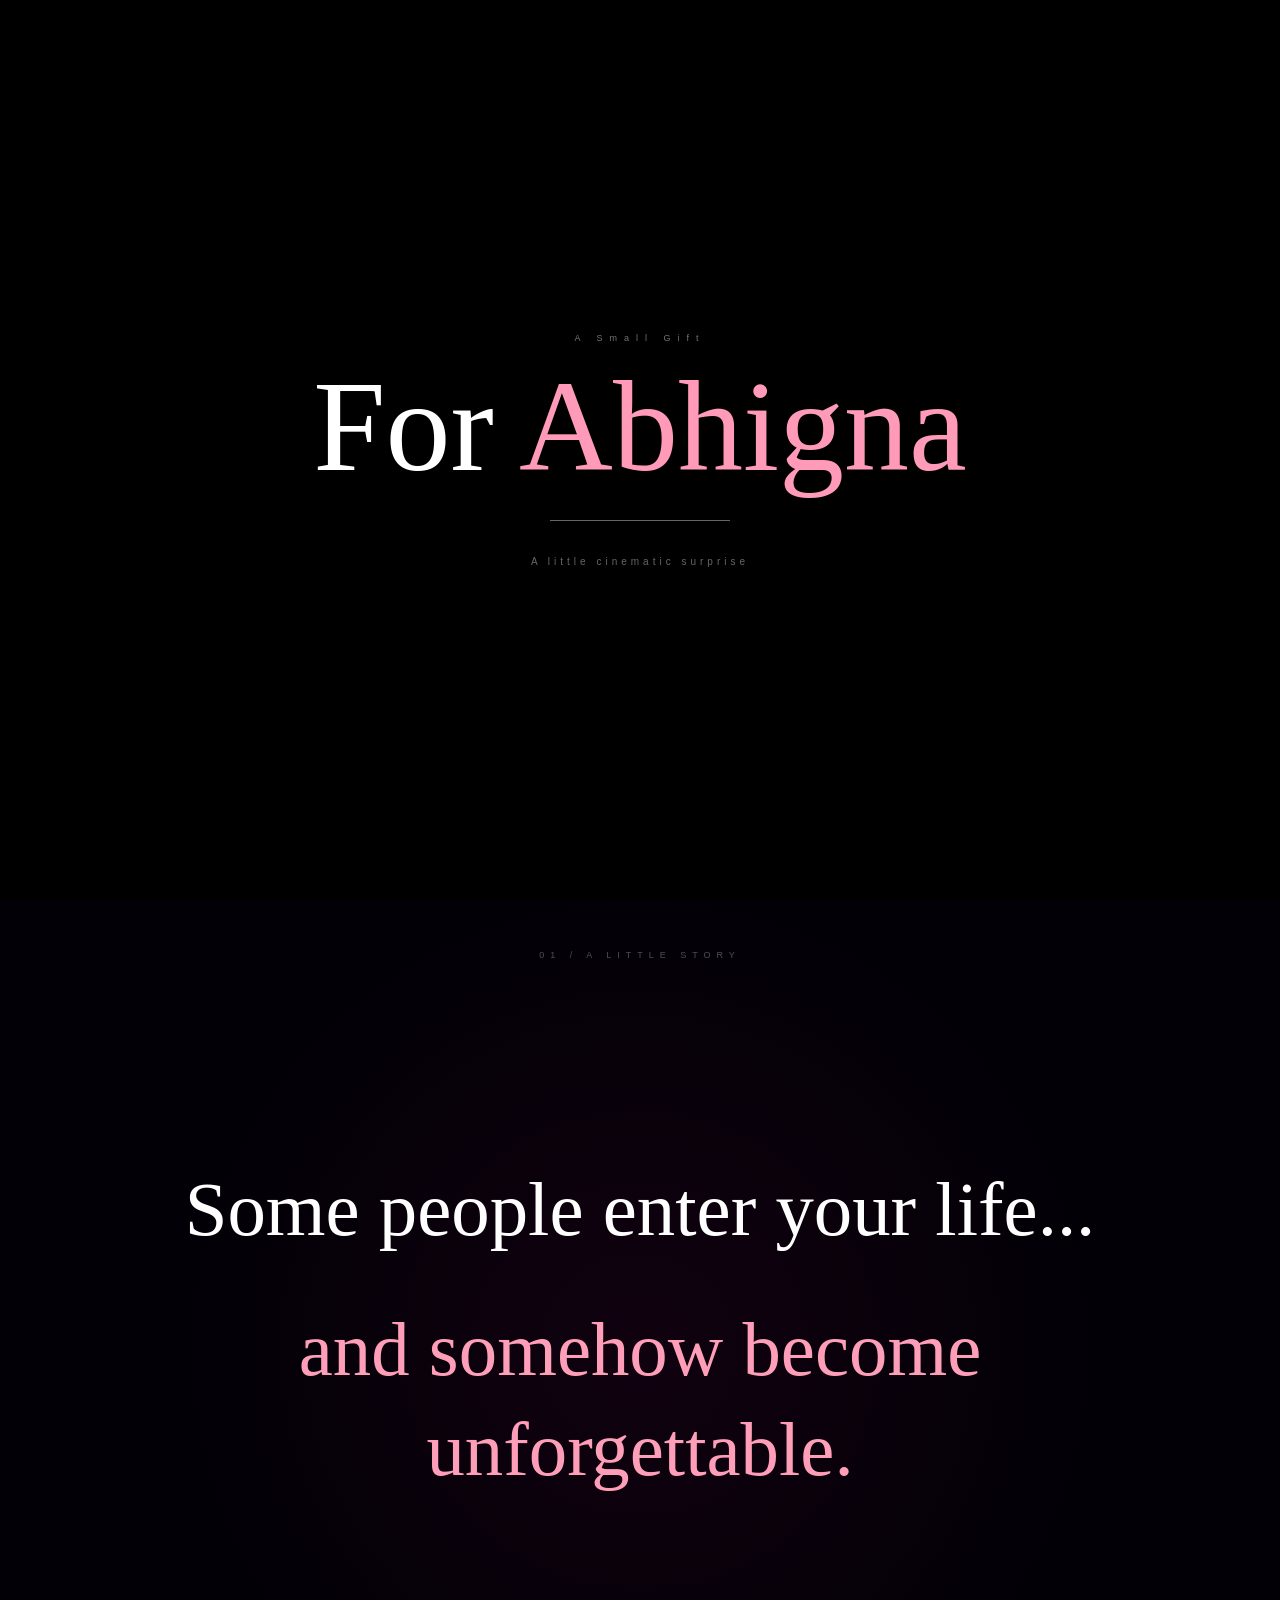
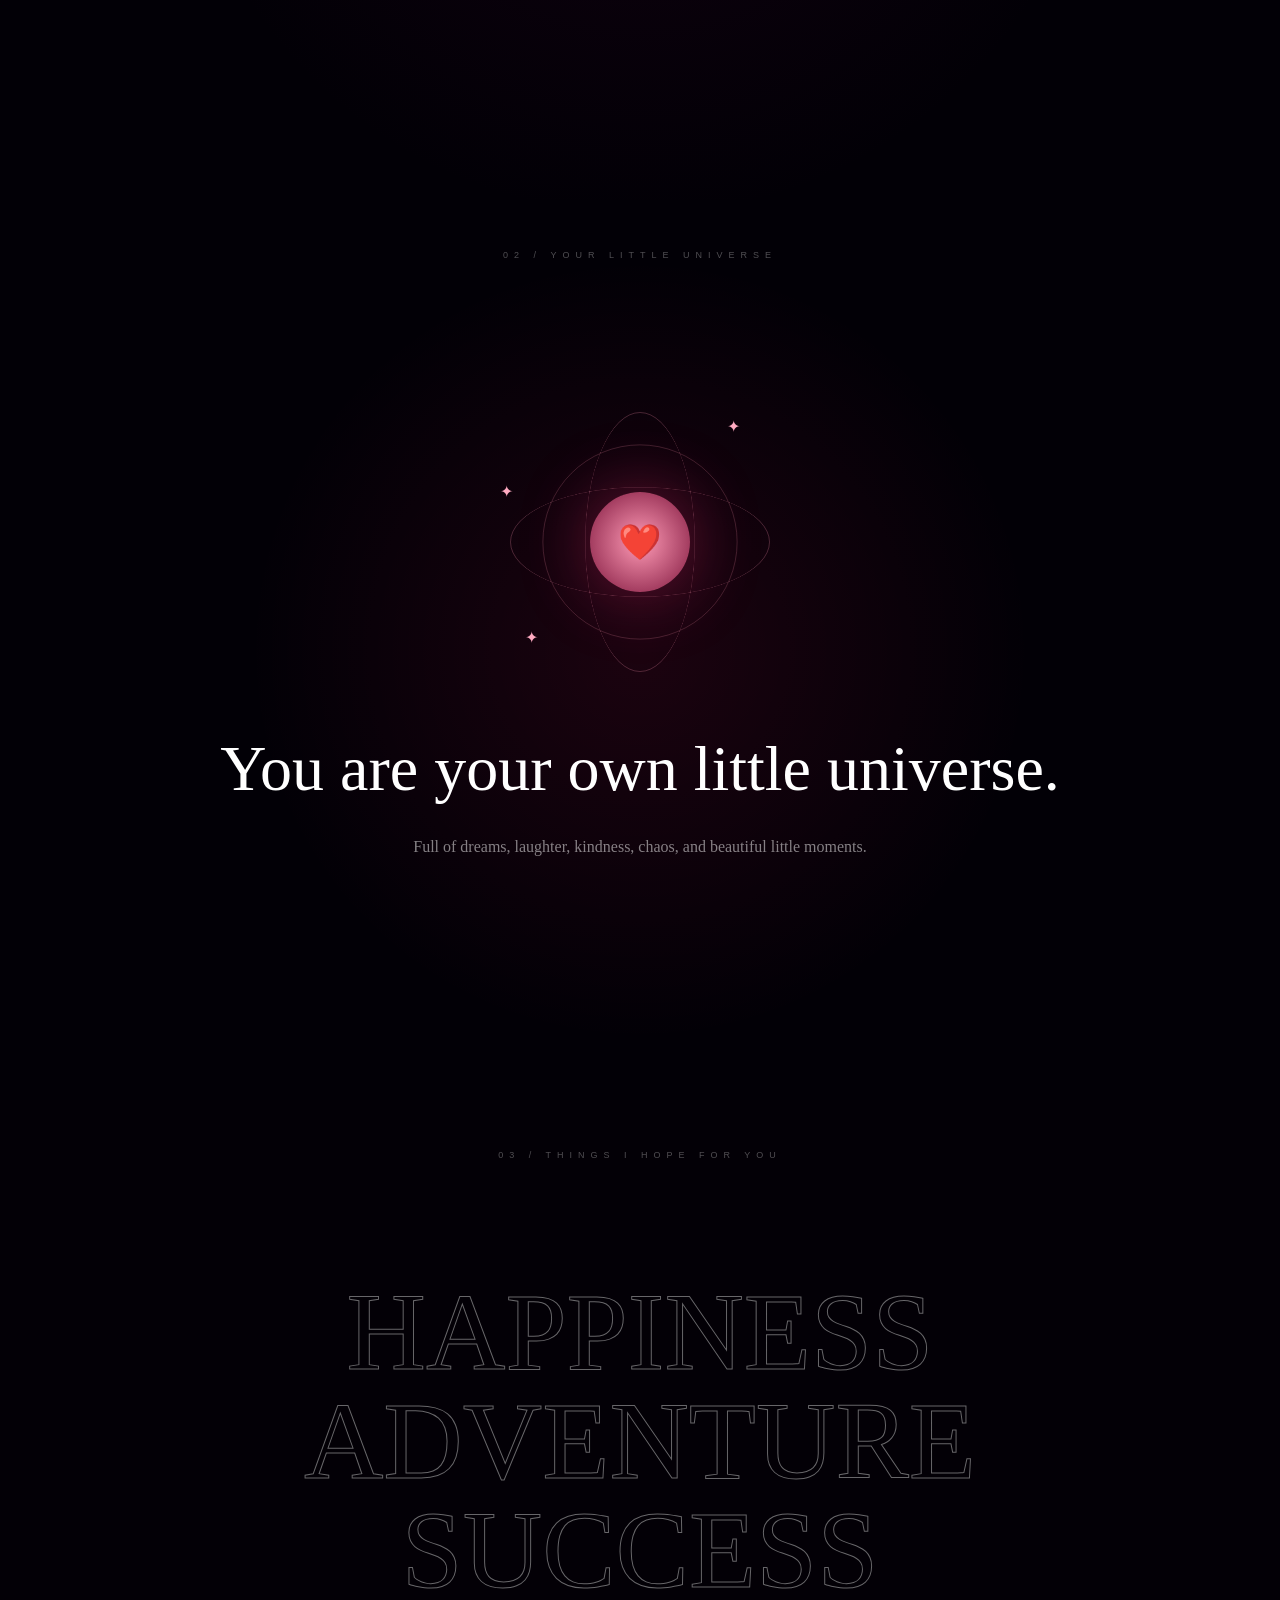
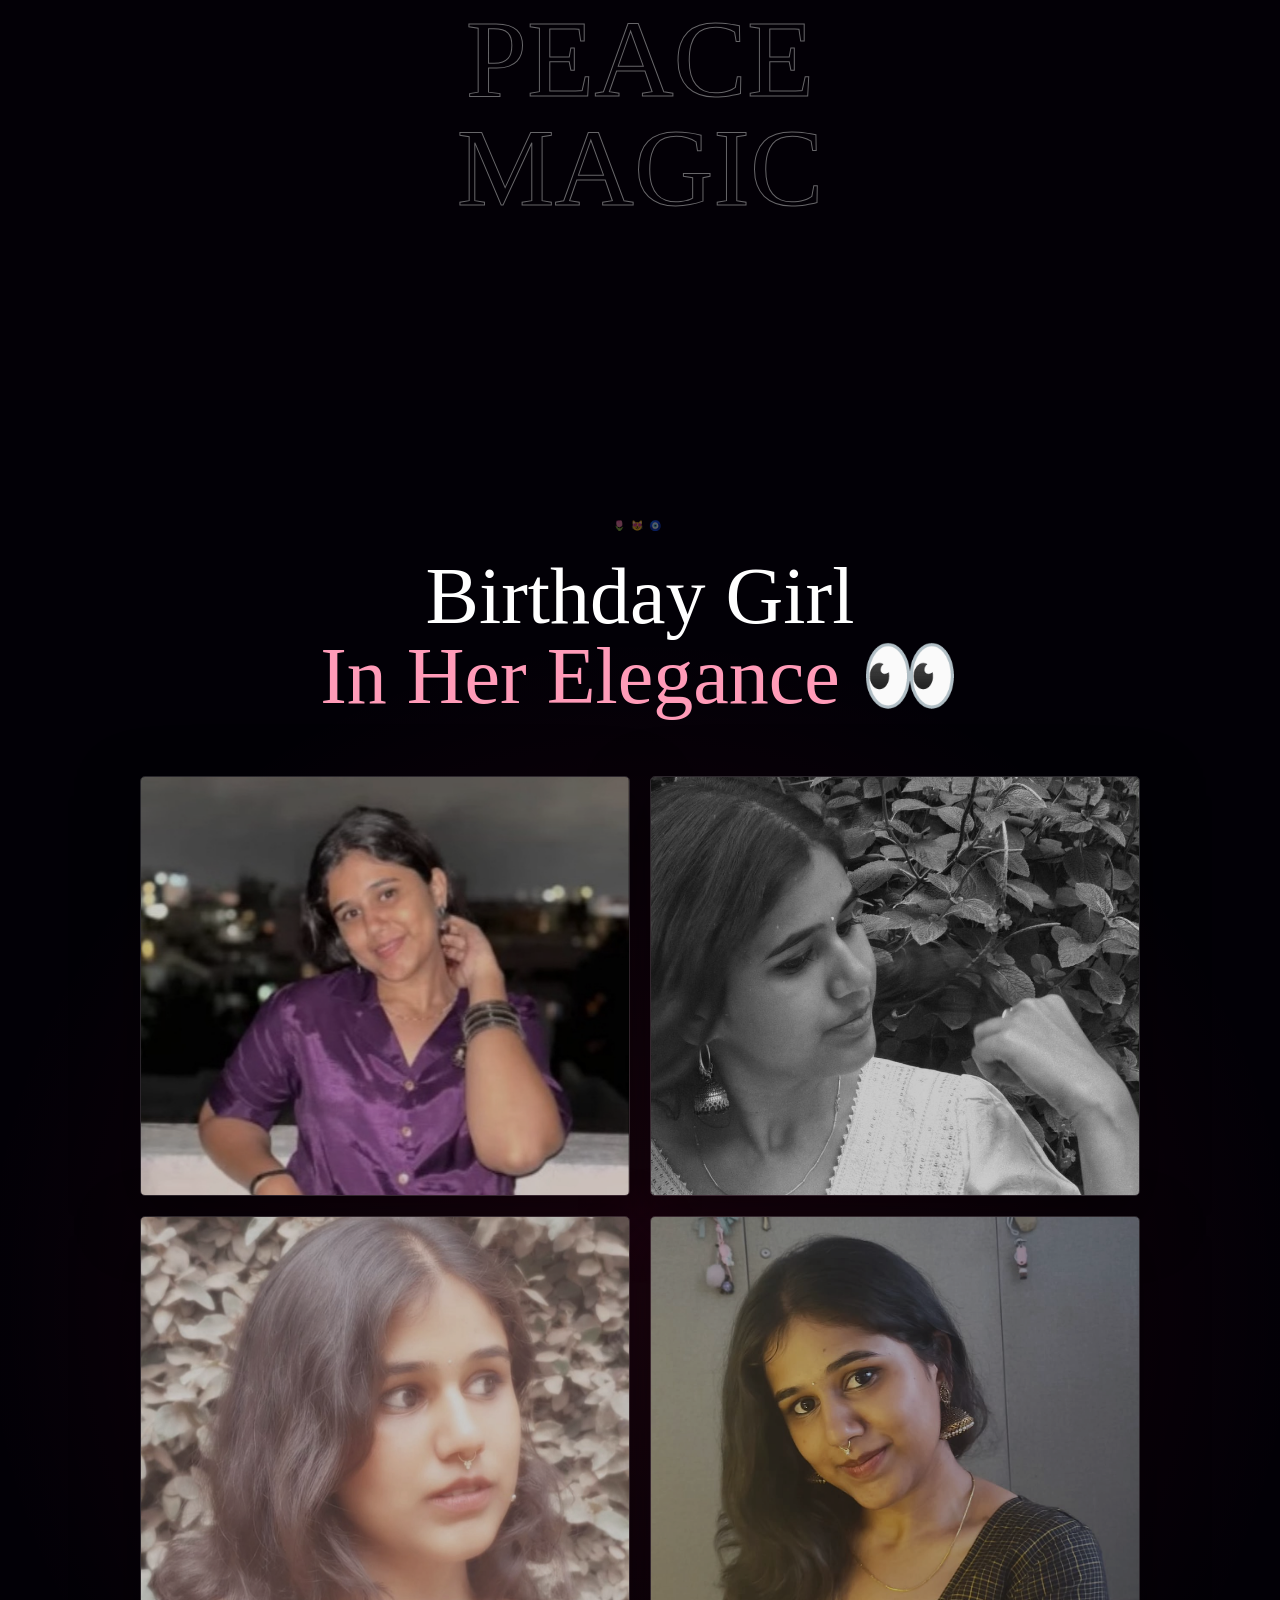
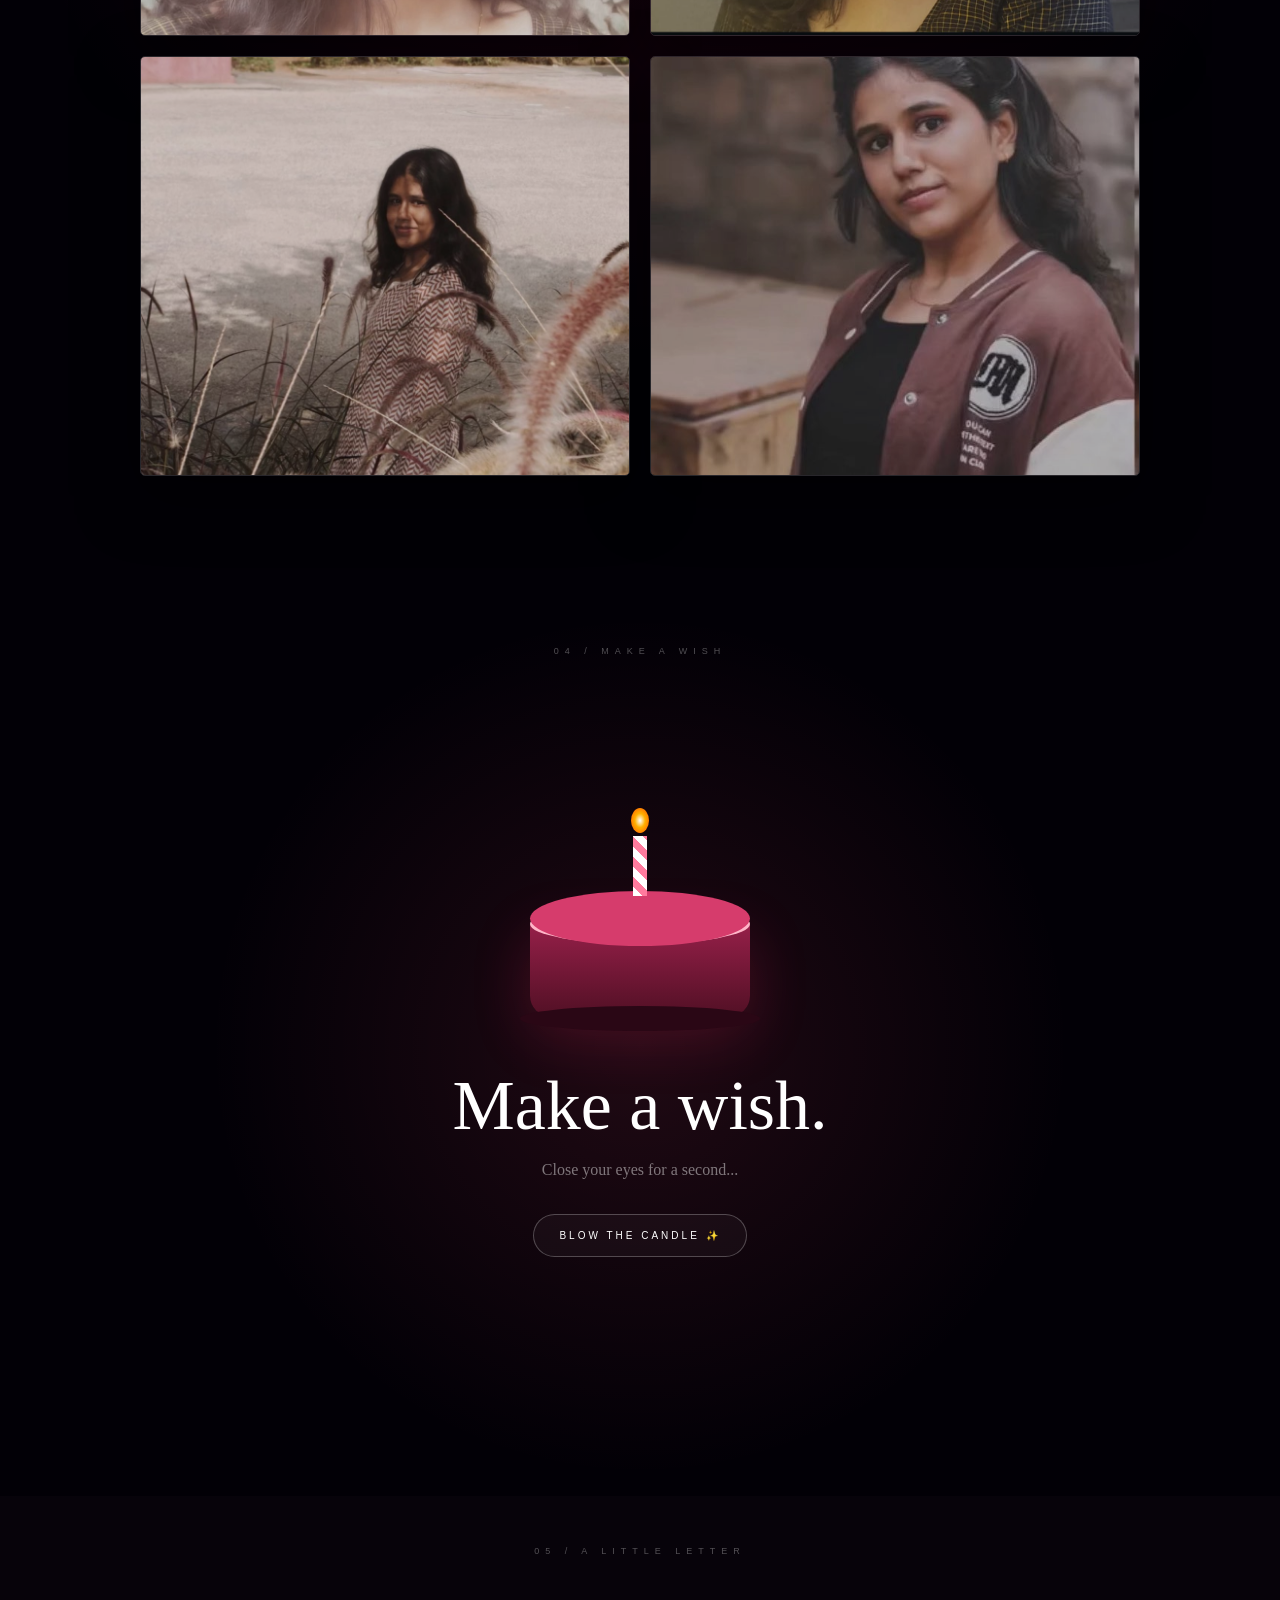
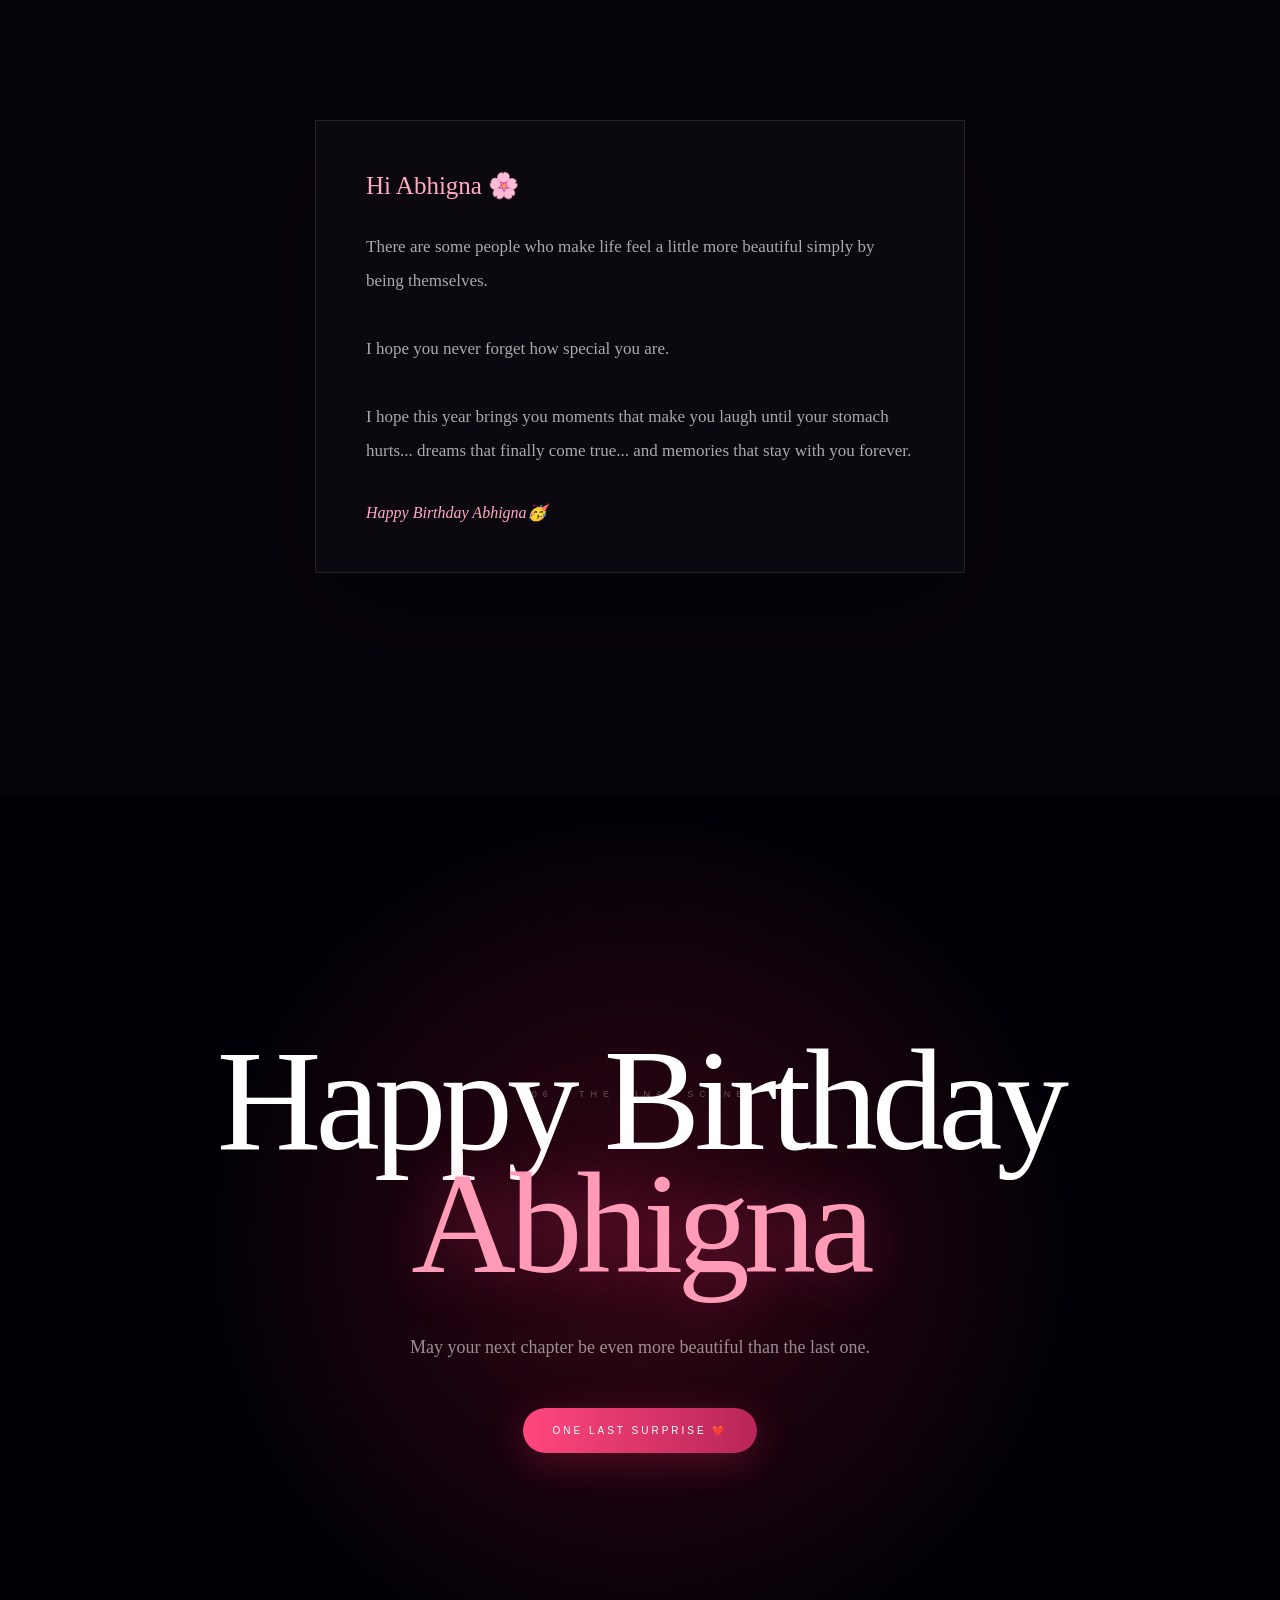
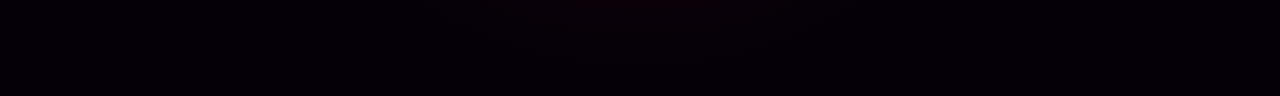
<file: index.html>
<!DOCTYPE html>
<html lang="en">

<head>

    <meta charset="UTF-8">

    <meta
        name="viewport"
        content="width=device-width, initial-scale=1.0">

    <meta
        name="theme-color"
        content="#030008">

    <title>
        A Small Gift For Abhigna ❤️
    </title>

    <link
        rel="stylesheet"
        href="style.css">

</head>

<body>


<!-- =====================================================
     INTRO
===================================================== -->

<div id="intro">

    <div class="intro-stars"></div>

    <div class="intro-content">

        <div class="intro-small">
            A Small Gift 
        </div>

        <h1>
            For <span>Abhigna</span>
        </h1>

        <div class="intro-line"></div>

        <p>
            A little cinematic surprise
        </p>

    </div>

</div>


<!-- =====================================================
     MUSIC
===================================================== -->

<button
    id="musicButton"
    class="music-button">

    ♫

</button>

<audio
    id="music"
    loop>

    <source
        src="music.mp3"
        type="audio/mpeg">

</audio>


<!-- =====================================================
     BACKGROUND CANVAS
===================================================== -->

<canvas
    id="particles">

</canvas>


<!-- =====================================================
     NAVIGATION
===================================================== -->

<nav>

    <div class="logo">
      🌷
    </div>

    <div class="nav-text">
        🧿
    </div>

</nav>


<!-- =====================================================
     HERO
===================================================== -->

<section
    class="hero"
    data-scene>

    <div class="hero-glow"></div>

    <div class="hero-content">

        <div class="eyebrow">
            TODAY IS A LITTLE DIFFERENT
        </div>

        <h1
            class="hero-title">

            <span>Happy</span>

            <span>Birthday</span>

            <span class="pink">
                Abhigna
            </span>

        </h1>

        <p class="hero-description">

            Because someone as wonderful as you
            deserves more than just a birthday wish.

        </p>

        <button
            class="begin-button"
            id="beginButton"> 
            
        ✨ Begin the Surprise ✨

            <span>↓</span>

        </button>

    </div>

    <div class="scroll-hint">

        SCROLL TO EXPLORE

        <div></div>

    </div>

</section>


<!-- =====================================================
     SCENE 01
===================================================== -->

<section
    class="scene story-scene"
    data-scene>

    <div class="scene-number">
        01 / A LITTLE STORY
    </div>

    <div class="story-container reveal">

        <p class="giant-text">

            Some people
            enter your life...

        </p>

        <p
            class="giant-text pink-text">

            and somehow
            become unforgettable.

        </p>

    </div>

</section>


<!-- =====================================================
     SCENE 02
===================================================== -->

<section
    class="scene universe"
    data-scene>

    <div class="scene-number">
        02 / YOUR LITTLE UNIVERSE
    </div>

    <div class="universe-content reveal">

        <div class="orb">

            <div class="orb-core">
                ❤️
            </div>

            <div class="orb-ring ring-one"></div>
            <div class="orb-ring ring-two"></div>
            <div class="orb-ring ring-three"></div>

            <div class="orb-star star-one">✦</div>
            <div class="orb-star star-two">✦</div>
            <div class="orb-star star-three">✦</div>

        </div>

        <h2>
            You are your own
            little universe.
        </h2>

        <p>

            Full of dreams,
            laughter,
            kindness,
            chaos,
            and beautiful little moments.

        </p>

    </div>

</section>


<!-- =====================================================
     SCENE 03
===================================================== -->

<section
    class="scene words"
    data-scene>

    <div class="scene-number">
        03 / THINGS I HOPE FOR YOU
    </div>

    <div class="word-list reveal">

        <div>HAPPINESS</div>

        <div>ADVENTURE</div>

        <div>SUCCESS</div>

        <div>PEACE</div>

        <div>MAGIC</div>

    </div>

</section>

<!-- PHOTO SECTION -->

<section class="photo-section">

    <p class="photo-small">
    🌷😻🧿
    </p>

    <h2>
        Birthday Girl 
        <span> In Her Elegance 👀</span>
    </h2>

    <div class="photos">

        <div class="photo">
            <img src="photos/1.jpg">
        </div>

        <div class="photo">
            <img src="photos/2.jpg">
        </div>

        <div class="photo">
            <img src="photos/3.jpg">
        </div>

        <div class="photo">
            <img src="photos/4.jpg">
        </div>

        <div class="photo">
            <img src="photos/5.jpg">
        </div>

        <div class="photo">
            <img src="photos/6.jpg">
        </div>

    </div>

</section>
<!-- =====================================================
     SCENE 04
===================================================== -->

<section
    class="scene cake-scene"
    data-scene>

    <div class="scene-number">
        04 / MAKE A WISH
    </div>

    <div class="cake-area reveal">

        <div class="cake">

            <div class="candle">

                <div class="flame"></div>

            </div>

            <div class="cake-top"></div>

            <div class="cake-body">

                <div class="cake-drip"></div>

            </div>

            <div class="cake-bottom"></div>

        </div>

        <h2>
            Make a wish.
        </h2>

        <p>
            Close your eyes for a second...
        </p>

        <button
            id="wishButton"
            class="wish-button">

            BLOW THE CANDLE ✨

        </button>

    </div>

</section>


<!-- =====================================================
     SCENE 05
===================================================== -->

<section
    class="scene letter-scene"
    data-scene>

    <div class="scene-number">
        05 / A LITTLE LETTER
    </div>

    <div class="letter reveal">

        <div class="letter-top">
            Hi Abhigna 🌸
        </div>

        <div
            id="letterText"
            class="letter-text">

            There are some people
            who make life feel a little
            more beautiful simply by
            being themselves.

            <br><br>

            I hope you never forget
            how special you are.

            <br><br>

            I hope this year brings you
            moments that make you laugh
            until your stomach hurts...

            dreams that finally come true...

            and memories that stay with
            you forever.

        </div>

        <div class="letter-sign">
            Happy Birthday Abhigna🥳
        </div>

    </div>

</section>


<!-- =====================================================
     SCENE 06
===================================================== -->

<section
    class="scene final-scene"
    data-scene>

    <div class="final-glow"></div>

    <div class="final-content reveal">

        <div class="scene-number">
            06 / THE FINAL SCENE
        </div>

        <h1>

            Happy Birthday

            <span>
                Abhigna
            </span>

        </h1>

        <p>

            May your next chapter be
            even more beautiful than
            the last one.

        </p>

        <button
            id="surpriseButton"
            class="surprise-button">

            ONE LAST SURPRISE ❤️

        </button>

    </div>

</section>


<!-- =====================================================
     SECRET SCREEN
===================================================== -->

<div
    id="secretScreen"
    class="secret-screen">

    <div class="secret-content">

        <div class="secret-small">
            THE SECRET SCENE
        </div>

        <h1>

          Once Again Many More Happy Returns Of The Day 🥳
            Abhigna🤍

        </h1>

        <p>

            Never stop Smiling.

            <br>

            Never stop dreaming.

            <br>

            Never stop being you.

            <br><br>

            Happy Birthday,
            Abhigna. ❤️

        </p>

        <button
            id="closeSecret">

            CLOSE

        </button>

    </div>

</div>


<script src="script.js"></script>

</body>

</html>
</file>
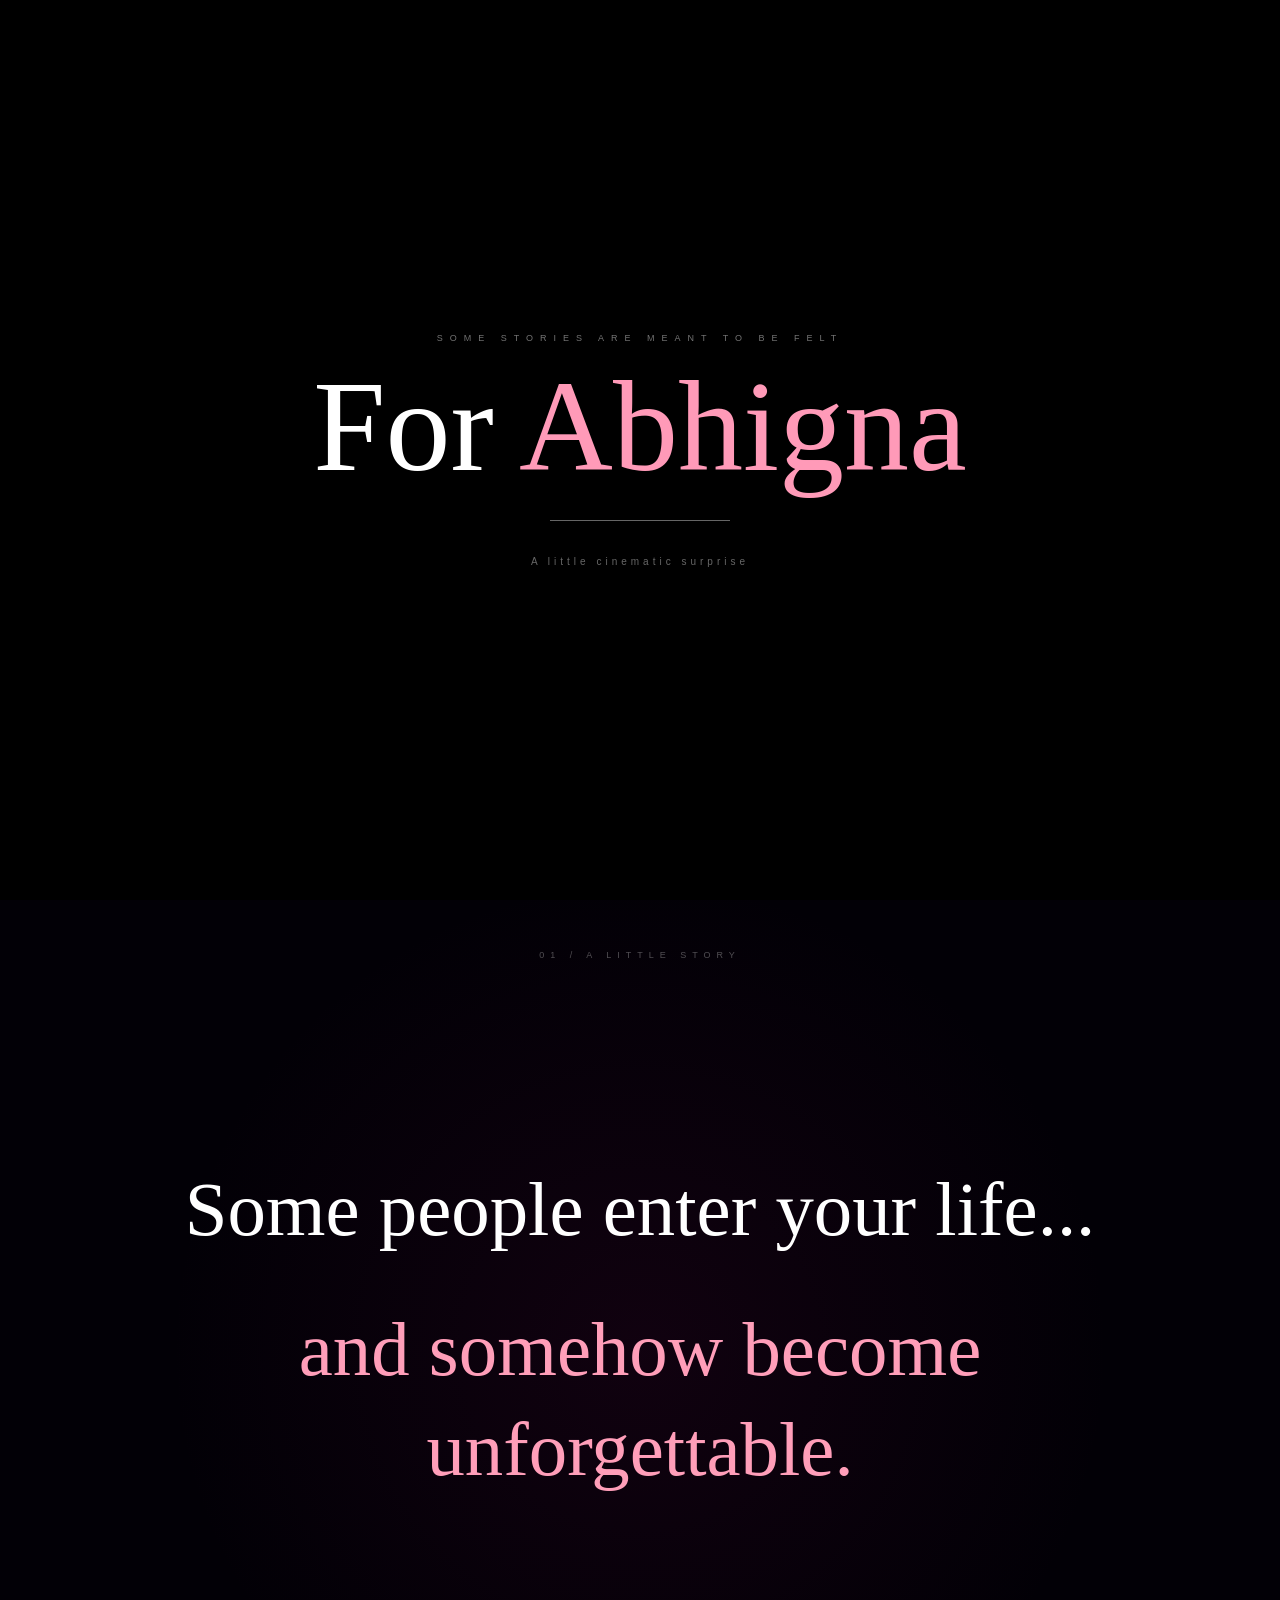
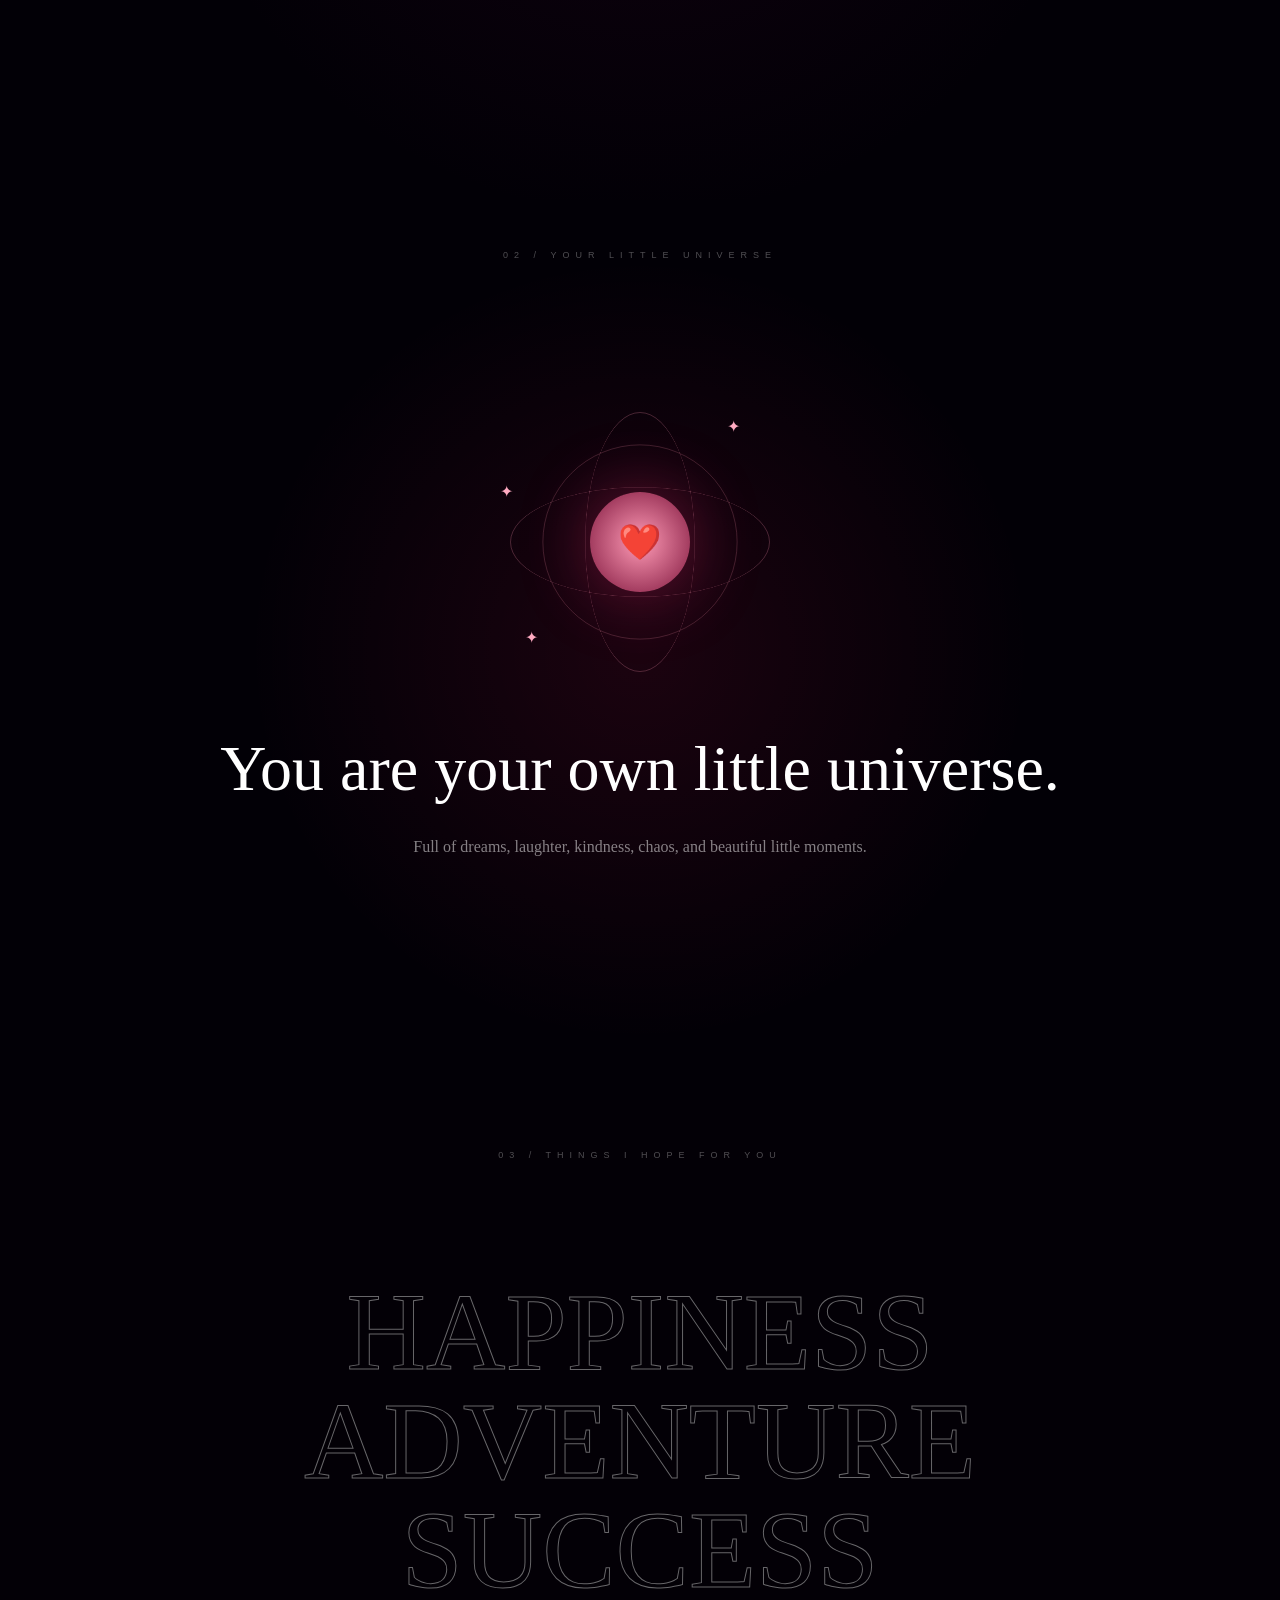
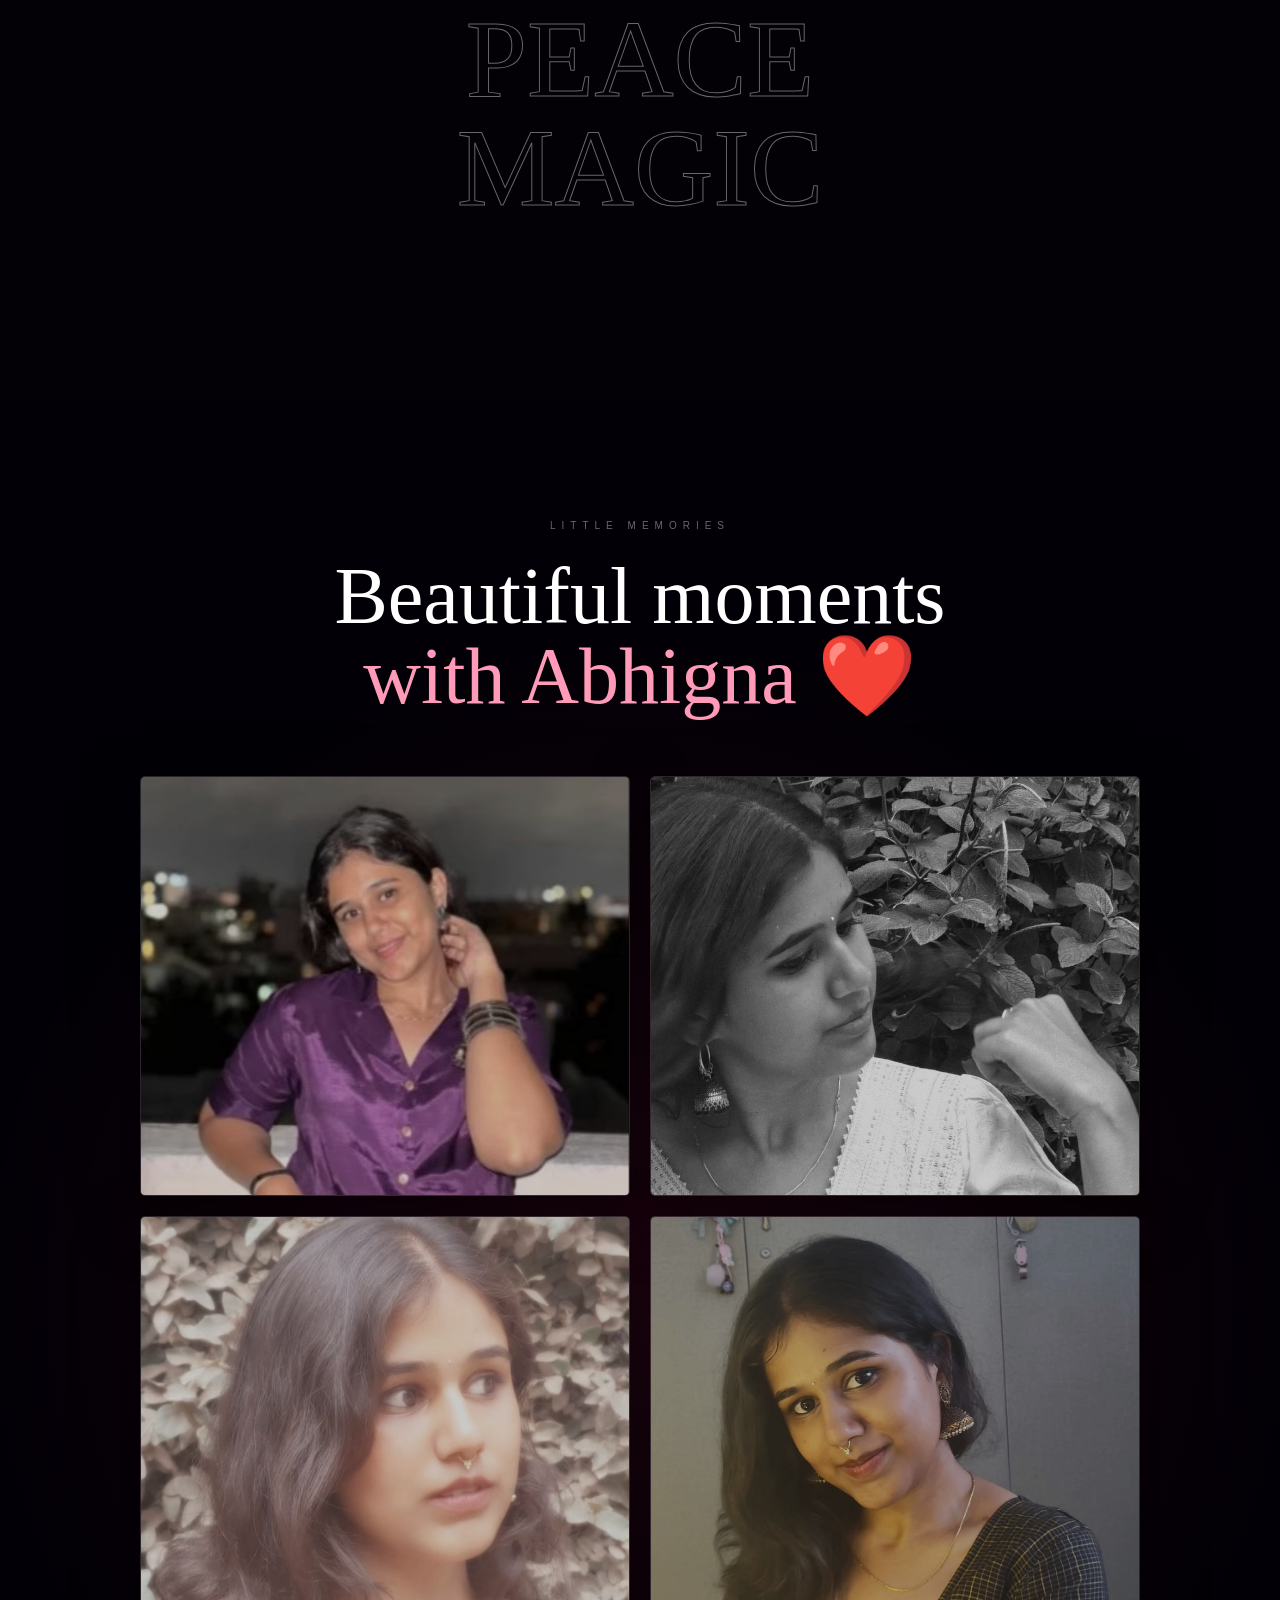
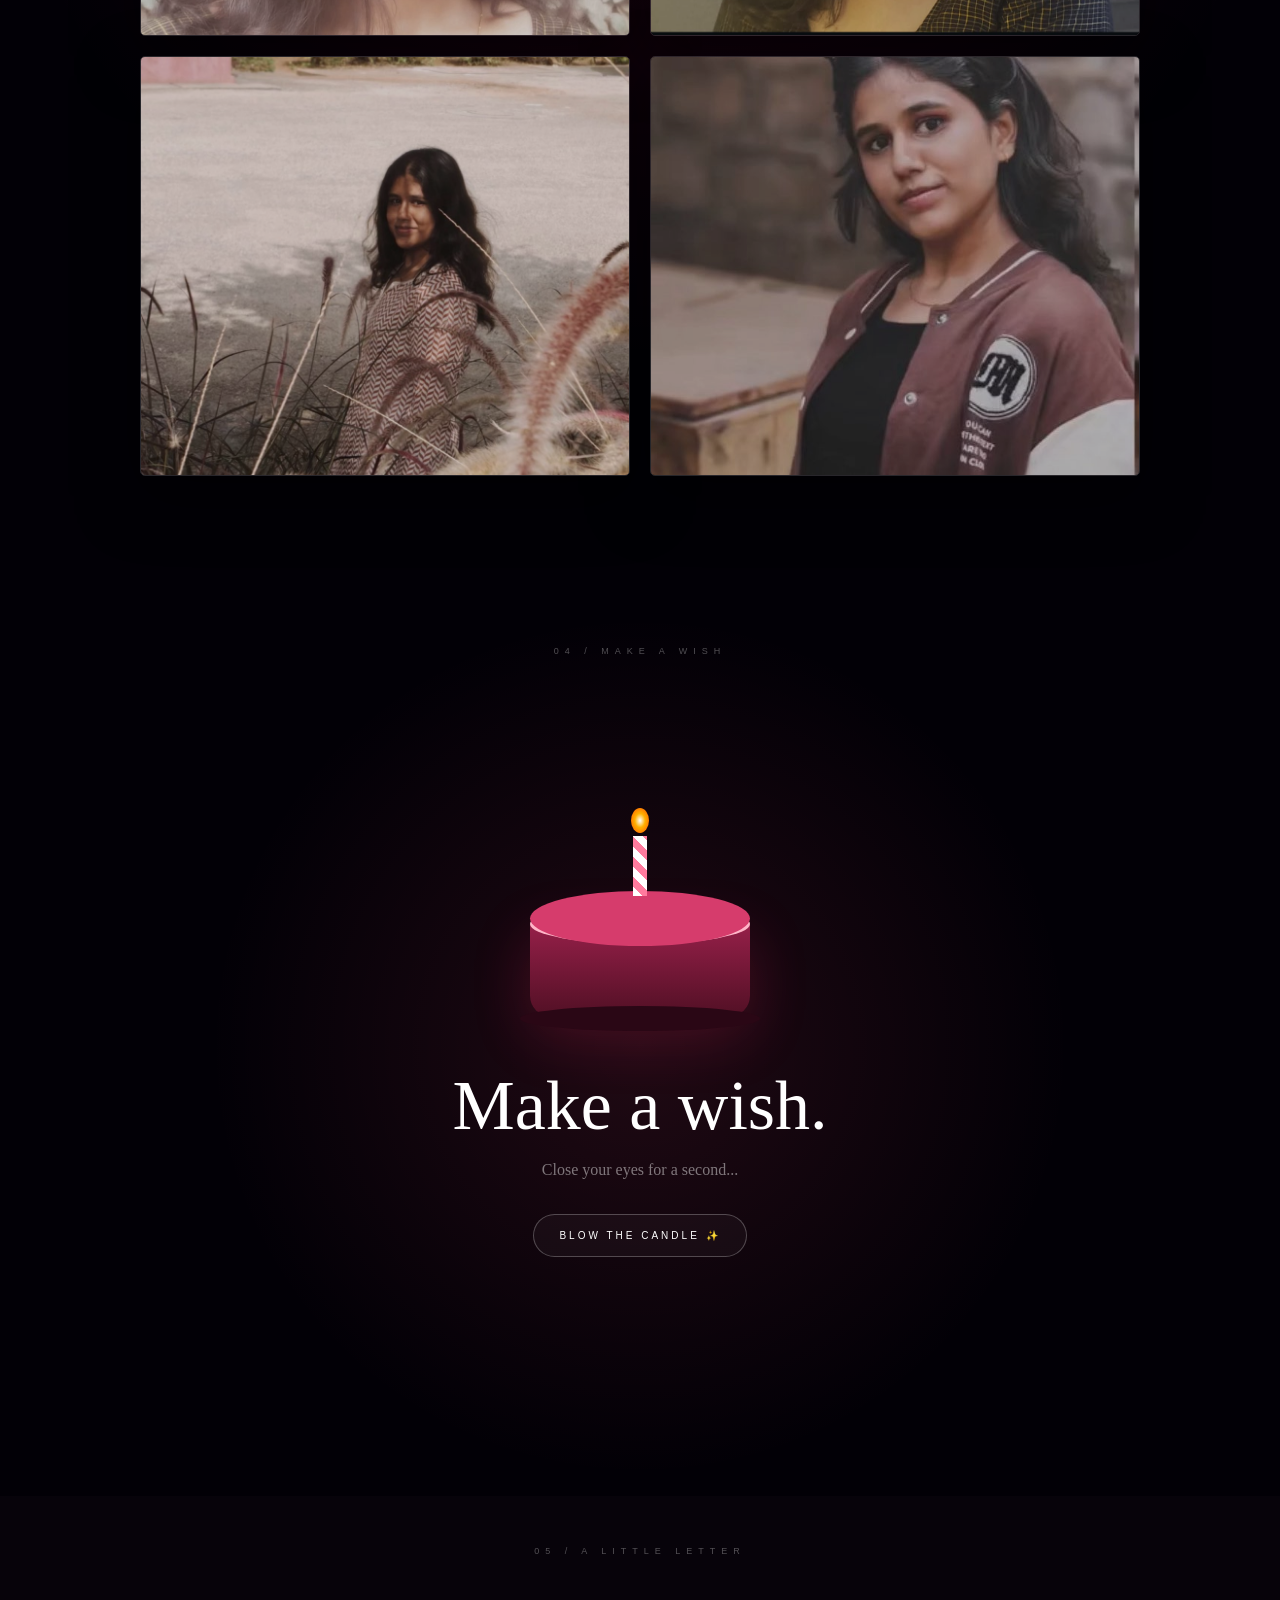
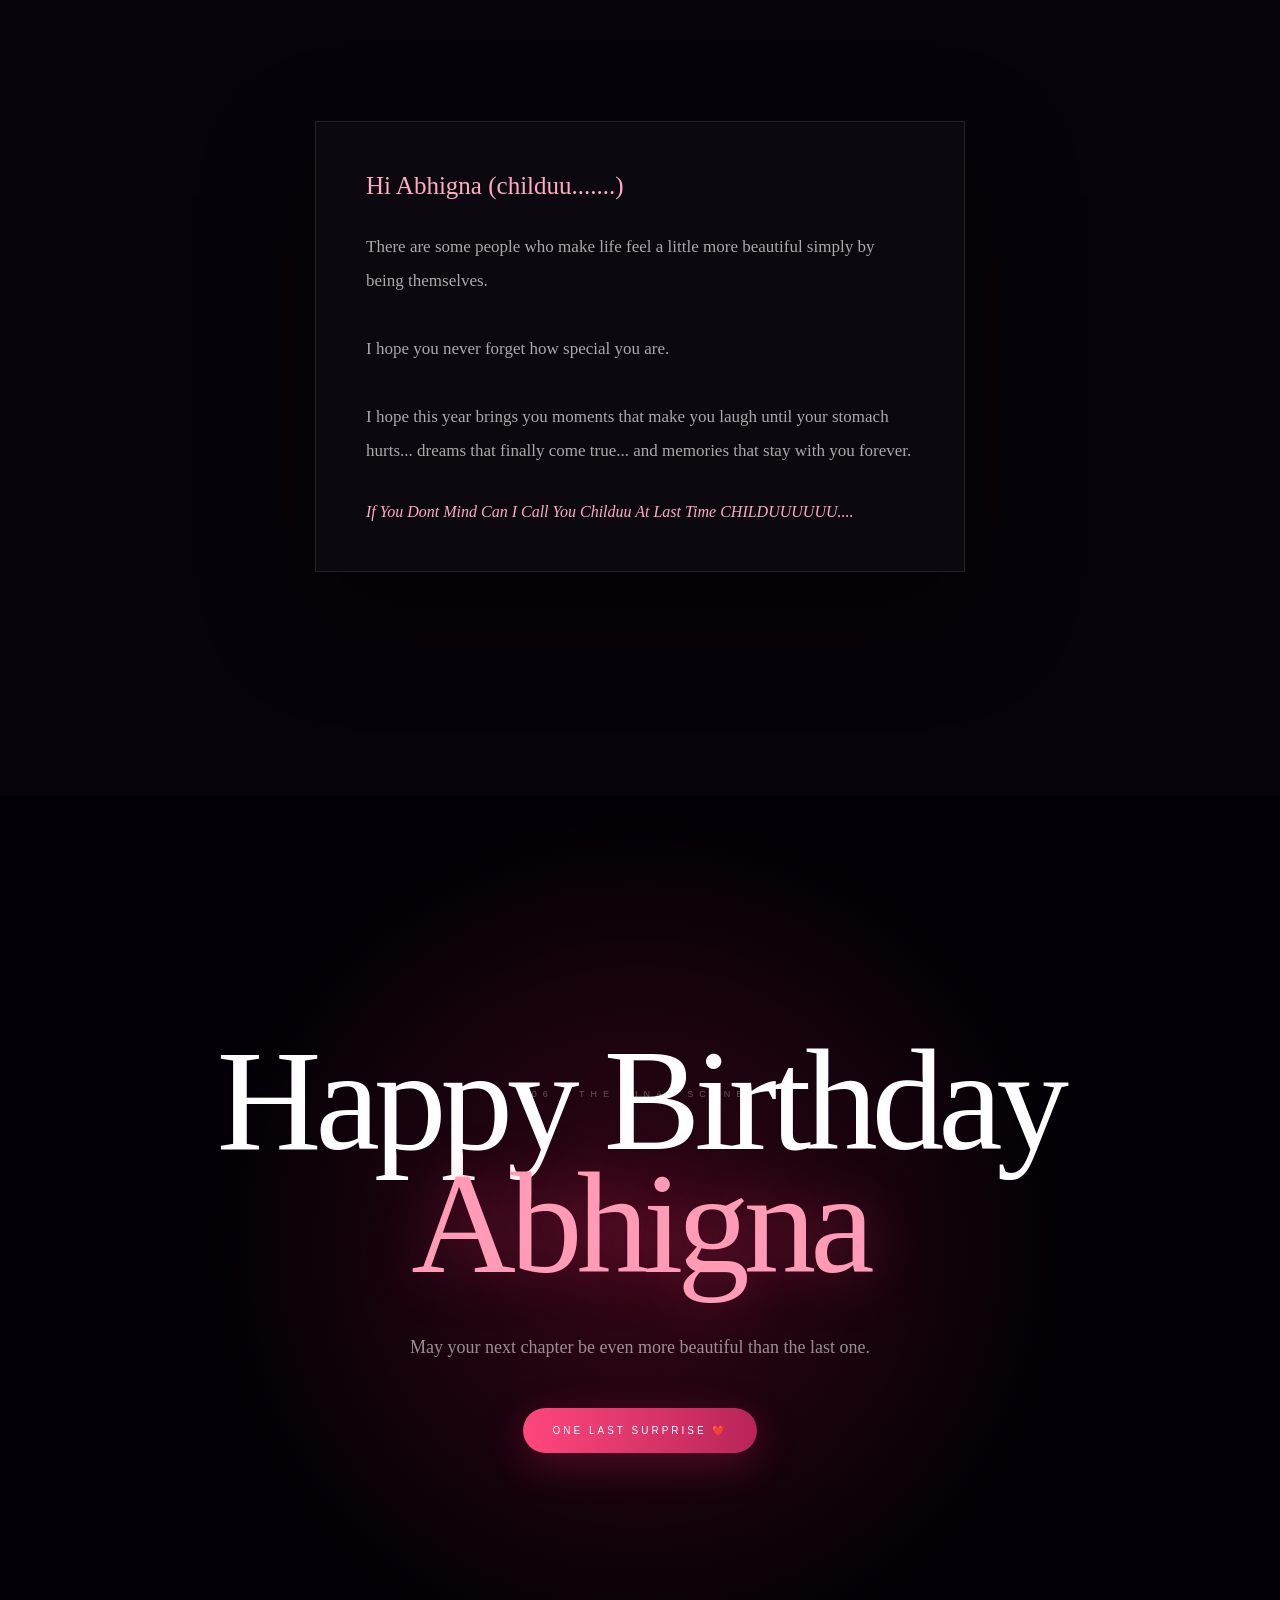
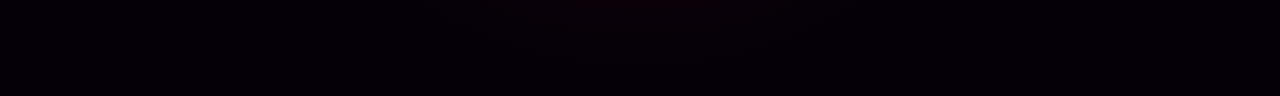
<file: intex.html>
<!DOCTYPE html>
<html lang="en">

<head>

    <meta charset="UTF-8">

    <meta
        name="viewport"
        content="width=device-width, initial-scale=1.0">

    <meta
        name="theme-color"
        content="#030008">

    <title>
        A Story For Abhigna ❤️
    </title>

    <link
        rel="stylesheet"
        href="style.css">

</head>

<body>


<!-- =====================================================
     INTRO
===================================================== -->

<div id="intro">

    <div class="intro-stars"></div>

    <div class="intro-content">

        <div class="intro-small">
            SOME STORIES ARE MEANT TO BE FELT
        </div>

        <h1>
            For <span>Abhigna</span>
        </h1>

        <div class="intro-line"></div>

        <p>
            A little cinematic surprise
        </p>

    </div>

</div>


<!-- =====================================================
     MUSIC
===================================================== -->

<button
    id="musicButton"
    class="music-button">

    ♫

</button>

<audio
    id="music"
    loop>

    <source
        src="music.mp3"
        type="audio/mpeg">

</audio>


<!-- =====================================================
     BACKGROUND CANVAS
===================================================== -->

<canvas
    id="particles">

</canvas>


<!-- =====================================================
     NAVIGATION
===================================================== -->

<nav>

    <div class="logo">
        ✨
    </div>

    <div class="nav-text">
        FOR ABHIGNA
    </div>

</nav>


<!-- =====================================================
     HERO
===================================================== -->

<section
    class="hero"
    data-scene>

    <div class="hero-glow"></div>

    <div class="hero-content">

        <div class="eyebrow">
            TODAY IS A LITTLE DIFFERENT
        </div>

        <h1
            class="hero-title">

            <span>Happy</span>

            <span>Birthday</span>

            <span class="pink">
                Abhigna
            </span>

        </h1>

        <p class="hero-description">

            Because someone as wonderful as you
            deserves more than just a birthday wish.

        </p>

        <button
            class="begin-button"
            id="beginButton">

            BEGIN THE STORY

            <span>↓</span>

        </button>

    </div>

    <div class="scroll-hint">

        SCROLL TO EXPLORE

        <div></div>

    </div>

</section>


<!-- =====================================================
     SCENE 01
===================================================== -->

<section
    class="scene story-scene"
    data-scene>

    <div class="scene-number">
        01 / A LITTLE STORY
    </div>

    <div class="story-container reveal">

        <p class="giant-text">

            Some people
            enter your life...

        </p>

        <p
            class="giant-text pink-text">

            and somehow
            become unforgettable.

        </p>

    </div>

</section>


<!-- =====================================================
     SCENE 02
===================================================== -->

<section
    class="scene universe"
    data-scene>

    <div class="scene-number">
        02 / YOUR LITTLE UNIVERSE
    </div>

    <div class="universe-content reveal">

        <div class="orb">

            <div class="orb-core">
                ❤️
            </div>

            <div class="orb-ring ring-one"></div>
            <div class="orb-ring ring-two"></div>
            <div class="orb-ring ring-three"></div>

            <div class="orb-star star-one">✦</div>
            <div class="orb-star star-two">✦</div>
            <div class="orb-star star-three">✦</div>

        </div>

        <h2>
            You are your own
            little universe.
        </h2>

        <p>

            Full of dreams,
            laughter,
            kindness,
            chaos,
            and beautiful little moments.

        </p>

    </div>

</section>


<!-- =====================================================
     SCENE 03
===================================================== -->

<section
    class="scene words"
    data-scene>

    <div class="scene-number">
        03 / THINGS I HOPE FOR YOU
    </div>

    <div class="word-list reveal">

        <div>HAPPINESS</div>

        <div>ADVENTURE</div>

        <div>SUCCESS</div>

        <div>PEACE</div>

        <div>MAGIC</div>

    </div>

</section>
<!-- PHOTO SECTION -->

<section class="photo-section">

    <p class="photo-small">
        LITTLE MEMORIES
    </p>

    <h2>
        Beautiful moments
        <span>with Abhigna ❤️</span>
    </h2>

    <div class="photos">

        <div class="photo">
            <img src="photos/1.jpg">
        </div>

        <div class="photo">
            <img src="photos/2.jpg">
        </div>

        <div class="photo">
            <img src="photos/3.jpg">
        </div>

        <div class="photo">
            <img src="photos/4.jpg">
        </div>

        <div class="photo">
            <img src="photos/5.jpg">
        </div>

        <div class="photo">
            <img src="photos/6.jpg">
        </div>

    </div>

</section>

<!-- =====================================================
     SCENE 04
===================================================== -->

<section
    class="scene cake-scene"
    data-scene>

    <div class="scene-number">
        04 / MAKE A WISH
    </div>

    <div class="cake-area reveal">

        <div class="cake">

            <div class="candle">

                <div class="flame"></div>

            </div>

            <div class="cake-top"></div>

            <div class="cake-body">

                <div class="cake-drip"></div>

            </div>

            <div class="cake-bottom"></div>

        </div>

        <h2>
            Make a wish.
        </h2>

        <p>
            Close your eyes for a second...
        </p>

        <button
            id="wishButton"
            class="wish-button">

            BLOW THE CANDLE ✨

        </button>

    </div>

</section>


<!-- =====================================================
     SCENE 05
===================================================== -->

<section
    class="scene letter-scene"
    data-scene>

    <div class="scene-number">
        05 / A LITTLE LETTER
    </div>

    <div class="letter reveal">

        <div class="letter-top">
            Hi Abhigna (childuu.......)
        </div>

        <div
            id="letterText"
            class="letter-text">

            There are some people
            who make life feel a little
            more beautiful simply by
            being themselves.

            <br><br>

            I hope you never forget
            how special you are.

            <br><br>

            I hope this year brings you
            moments that make you laugh
            until your stomach hurts...

            dreams that finally come true...

            and memories that stay with
            you forever.

        </div>

        <div class="letter-sign">
            If You Dont Mind Can I Call You Childuu At Last Time 


            CHILDUUUUUU....
        </div>

    </div>

</section>


<!-- =====================================================
     SCENE 06
===================================================== -->

<section
    class="scene final-scene"
    data-scene>

    <div class="final-glow"></div>

    <div class="final-content reveal">

        <div class="scene-number">
            06 / THE FINAL SCENE
        </div>

        <h1>

            Happy Birthday

            <span>
                Abhigna
            </span>

        </h1>

        <p>

            May your next chapter be
            even more beautiful than
            the last one.

        </p>

        <button
            id="surpriseButton"
            class="surprise-button">

            ONE LAST SURPRISE ❤️

        </button>

    </div>

</section>


<!-- =====================================================
     SECRET SCREEN
===================================================== -->

<div
    id="secretScreen"
    class="secret-screen">

    <div class="secret-content">

        <div class="secret-small">
            THE SECRET SCENE
        </div>

        <h1>

            You deserve
            the world.

        </h1>

        <p>

            Never stop smiling.

            <br>

            Never stop dreaming.

            <br>

            Never stop being you.

            <br><br>

            Happy Birthday,
            Abhigna. ❤️

        </p>

        <button
            id="closeSecret">

            CLOSE

        </button>

    </div>

</div>


<script src="script.js"></script>

</body>

</html>
</file>
<file: style.css>
/* =====================================================
   RESET
===================================================== */

* {
    margin: 0;
    padding: 0;
    box-sizing: border-box;
}

html {
    scroll-behavior: smooth;
}

body {

    background: #020006;

    color: white;

    font-family:
        Georgia,
        "Times New Roman",
        serif;

    overflow-x: hidden;

}


/* =====================================================
   CANVAS
===================================================== */

#particles {

    position: fixed;

    inset: 0;

    width: 100%;
    height: 100%;

    pointer-events: none;

    z-index: 1;

}


/* =====================================================
   INTRO
===================================================== */

#intro {

    position: fixed;

    inset: 0;

    background: #000;

    z-index: 10000;

    display: flex;

    align-items: center;

    justify-content: center;

    text-align: center;

    transition:
        opacity 1.5s ease,
        visibility 1.5s ease;

}

#intro.hide {

    opacity: 0;

    visibility: hidden;

}

.intro-content {

    position: relative;

    z-index: 2;

}

.intro-small {

    font-family: Arial, sans-serif;

    font-size: 9px;

    letter-spacing: 7px;

    opacity: .45;

    animation:
        fadeUp 1.5s ease;

}

.intro-content h1 {

    margin-top: 25px;

    font-size:
        clamp(50px, 12vw, 130px);

    font-weight: normal;

    line-height: .9;

    animation:
        cinematicIn 2s ease;

}

.intro-content h1 span {

    color: #ff9ab8;

}

.intro-line {

    width: 180px;

    height: 1px;

    background: rgba(255,255,255,.4);

    margin: 35px auto;

    transform-origin: left;

    animation:
        lineReveal 2s ease;

}

.intro-content p {

    font-family: Arial, sans-serif;

    font-size: 10px;

    letter-spacing: 4px;

    opacity: .4;

}


/* =====================================================
   NAV
===================================================== */

nav {

    position: fixed;

    top: 0;
    left: 0;

    width: 100%;

    padding: 25px 35px;

    display: flex;

    justify-content: space-between;

    align-items: center;

    z-index: 500;

    font-family: Arial, sans-serif;

}

.logo {

    font-size: 18px;

}

.nav-text {

    font-size: 9px;

    letter-spacing: 4px;

    opacity: .4;

}


/* =====================================================
   MUSIC
===================================================== */

.music-button {

    position: fixed;

    right: 25px;

    bottom: 25px;

    width: 48px;
    height: 48px;

    border-radius: 50%;

    border:
        1px solid
        rgba(255,255,255,.25);

    background:
        rgba(0,0,0,.4);

    backdrop-filter:
        blur(15px);

    color: white;

    z-index: 1000;

    cursor: pointer;

    transition: .4s;

}

.music-button:hover {

    transform: scale(1.1);

    box-shadow:
        0 0 30px
        rgba(255,80,130,.5);

}


/* =====================================================
   HERO
===================================================== */

.hero {

    min-height: 100svh;

    position: relative;

    display: flex;

    align-items: center;

    justify-content: center;

    text-align: center;

    overflow: hidden;

    background:

        radial-gradient(
            circle at 50% 50%,
            rgba(255,40,100,.12),
            transparent 50%
        );

}

.hero-glow {

    position: absolute;

    width: 600px;
    height: 600px;

    border-radius: 50%;

    background:
        radial-gradient(
            circle,
            rgba(255,50,120,.15),
            transparent 70%
        );

    animation:
        breathing 7s ease-in-out infinite;

}

.hero-content {

    position: relative;

    z-index: 5;

    max-width: 900px;

    padding: 30px;

}

.eyebrow {

    font-family: Arial, sans-serif;

    font-size: 9px;

    letter-spacing: 7px;

    opacity: .45;

    margin-bottom: 30px;

}

.hero-title {

    font-size:
        clamp(60px, 14vw, 160px);

    line-height: .82;

    font-weight: normal;

    letter-spacing: -6px;

}

.hero-title span {

    display: block;

}

.pink {

    color: #ff9ab8;

    text-shadow:
        0 0 60px
        rgba(255,80,130,.4);

}

.hero-description {

    max-width: 550px;

    margin: 45px auto;

    font-size: 17px;

    line-height: 1.8;

    opacity: .55;

}

.begin-button {

    padding: 16px 30px;

    border-radius: 50px;

    border:
        1px solid
        rgba(255,255,255,.25);

    background:
        rgba(255,255,255,.04);

    color: white;

    cursor: pointer;

    font-size: 10px;

    letter-spacing: 3px;

    transition: .4s;

}

.begin-button:hover {

    background: white;

    color: black;

    transform: translateY(-4px);

}

.begin-button span {

    margin-left: 10px;

}

.scroll-hint {

    position: absolute;

    bottom: 25px;

    left: 50%;

    transform:
        translateX(-50%);

    font-family: Arial, sans-serif;

    font-size: 8px;

    letter-spacing: 5px;

    opacity: .35;

}

.scroll-hint div {

    width: 1px;

    height: 40px;

    background:
        linear-gradient(
            white,
            transparent
        );

    margin: 15px auto;

    animation:
        scrollLine 2s infinite;

}


/* =====================================================
   SCENES
===================================================== */

.scene {

    min-height: 100svh;

    padding: 120px 7vw;

    position: relative;

    display: flex;

    justify-content: center;

    align-items: center;

    text-align: center;

    overflow: hidden;

}

.scene-number {

    position: absolute;

    top: 50px;

    left: 50%;

    transform:
        translateX(-50%);

    font-family: Arial, sans-serif;

    font-size: 9px;

    letter-spacing: 6px;

    opacity: .3;

}

.reveal {

    opacity: 0;

    transform:
        translateY(70px);

    filter: blur(8px);

    transition:
        1.2s ease;

}

.reveal.visible {

    opacity: 1;

    transform:
        translateY(0);

    filter: blur(0);

}


/* =====================================================
   STORY
===================================================== */

.story-scene {

    background:
        radial-gradient(
            circle,
            rgba(100,10,70,.15),
            transparent 60%
        );

}

.story-container {

    max-width: 1000px;

}

.giant-text {

    font-size:
        clamp(35px, 6vw, 80px);

    line-height: 1.3;

    margin-bottom: 40px;

}

.pink-text {

    color: #ff9eb9;

}


/* =====================================================
   UNIVERSE
===================================================== */

.universe {

    background:
        radial-gradient(
            circle,
            rgba(255,30,100,.1),
            transparent 50%
        );

}

.universe-content h2 {

    font-size:
        clamp(35px, 5vw, 65px);

    font-weight: normal;

    margin-top: 60px;

}

.universe-content p {

    max-width: 600px;

    margin: 25px auto;

    line-height: 2;

    opacity: .5;

}


/* ORB */

.orb {

    width: 260px;
    height: 260px;

    position: relative;

    margin: auto;

}

.orb-core {

    position: absolute;

    top: 50%;
    left: 50%;

    transform:
        translate(-50%,-50%);

    width: 100px;
    height: 100px;

    display: flex;

    align-items: center;
    justify-content: center;

    border-radius: 50%;

    background:
        radial-gradient(
            circle,
            #ff9bb6,
            #7d153c
        );

    box-shadow:
        0 0 70px
        rgba(255,50,120,.4);

    font-size: 35px;

    animation:
        pulse 2s infinite;

}

.orb-ring {

    position: absolute;

    border:
        1px solid
        rgba(255,150,180,.25);

    border-radius: 50%;

    inset: 0;

}

.ring-one {

    transform:
        rotateX(65deg);

    animation:
        spin 8s linear infinite;

}

.ring-two {

    transform:
        rotateY(65deg);

    animation:
        spin 11s linear infinite reverse;

}

.ring-three {

    transform:
        rotate(45deg)
        scale(.75);

    animation:
        spin 14s linear infinite;

}

.orb-star {

    position: absolute;

    color: #ffabc2;

}

.star-one {

    top: 5px;
    right: 30px;

}

.star-two {

    bottom: 25px;
    left: 15px;

}

.star-three {

    top: 70px;
    left: -10px;

}

@keyframes spin {

    to {
        transform:
            rotate(360deg);
    }

}

@keyframes pulse {

    50% {
        transform:
            translate(-50%,-50%)
            scale(1.12);
    }

}


/* =====================================================
   WORDS
===================================================== */

.words {

    background:
        #030006;

}

.word-list {

    display: flex;

    flex-direction: column;

    gap: 10px;

}

.word-list div {

    font-size:
        clamp(45px, 9vw, 110px);

    line-height: .9;

    color: transparent;

    -webkit-text-stroke:
        1px rgba(255,255,255,.4);

    transition: .5s;

}

.word-list div:hover {

    color: #ff9ab7;

    -webkit-text-stroke:
        1px #ff9ab7;

    transform:
        translateX(15px);

}


/* =====================================================
   CAKE
===================================================== */

.cake-scene {

    background:
        radial-gradient(
            circle at center,
            rgba(255,80,120,.12),
            transparent 55%
        );

}

.cake-area h2 {

    margin-top: 50px;

    font-size:
        clamp(40px,6vw,70px);

    font-weight: normal;

}

.cake-area p {

    margin-top: 15px;

    opacity: .45;

}

.cake {

    position: relative;

    width: 220px;

    height: 180px;

    margin: auto;

}

.cake-body {

    position: absolute;

    bottom: 0;

    width: 220px;

    height: 100px;

    border-radius:
        10px 10px 20px 20px;

    background:
        linear-gradient(
            #9c214c,
            #521025
        );

    box-shadow:
        0 20px 60px
        rgba(255,40,100,.2);

}

.cake-bottom {

    position: absolute;

    bottom: -15px;

    left: -10px;

    width: 240px;

    height: 25px;

    border-radius: 50%;

    background:
        #2a0715;

}

.cake-top {

    position: absolute;

    top: 55px;

    left: 0;

    width: 220px;

    height: 55px;

    border-radius: 50%;

    background:
        #d63c6c;

    z-index: 2;

}

.cake-drip {

    position: absolute;

    width: 100%;

    height: 40px;

    background:
        #ffb5c8;

    border-radius: 50%;

    top: -12px;

}

.candle {

    position: absolute;

    width: 14px;

    height: 60px;

    background:
        repeating-linear-gradient(
            45deg,
            #fff,
            #fff 7px,
            #ff7b9e 7px,
            #ff7b9e 14px
        );

    left: 103px;

    top: 0;

    z-index: 5;

}

.flame {

    position: absolute;

    width: 18px;
    height: 25px;

    background:
        radial-gradient(
            ellipse at center,
            #fff,
            #ffb000 40%,
            #ff4d00
        );

    border-radius:
        50% 50% 50% 50%;

    top: -28px;

    left: -2px;

    animation:
        flame 0.5s infinite alternate;

}

@keyframes flame {

    from {
        transform:
            scale(.85)
            rotate(-3deg);
    }

    to {
        transform:
            scale(1.1)
            rotate(3deg);
    }

}

.wish-button {

    margin-top: 35px;

    padding: 15px 25px;

    border-radius: 50px;

    border:
        1px solid
        rgba(255,255,255,.25);

    background:
        rgba(255,255,255,.03);

    color: white;

    cursor: pointer;

    font-size: 10px;

    letter-spacing: 3px;

}


/* =====================================================
   LETTER
===================================================== */

.letter-scene {

    background:
        #07030a;

}

.letter {

    max-width: 650px;

    padding: 50px;

    border:
        1px solid
        rgba(255,255,255,.1);

    background:
        rgba(255,255,255,.025);

    box-shadow:
        0 40px 100px
        rgba(0,0,0,.4);

    text-align: left;

}

.letter-top {

    font-size: 25px;

    color: #ffabc0;

    margin-bottom: 30px;

}

.letter-text {

    font-size: 17px;

    line-height: 2;

    color: rgba(255,255,255,.65);

}

.letter-sign {

    margin-top: 35px;

    font-style: italic;

    color: #ffabc0;

}


/* =====================================================
   FINAL
===================================================== */

.final-scene {

    background:
        radial-gradient(
            circle at center,
            rgba(255,30,90,.2),
            transparent 55%
        );

}

.final-content {

    max-width: 900px;

}

.final-content h1 {

    font-size:
        clamp(65px,12vw,145px);

    line-height: .85;

    font-weight: normal;

    letter-spacing: -6px;

}

.final-content h1 span {

    display: block;

    color: #ff9ab7;

    text-shadow:
        0 0 60px
        rgba(255,60,120,.4);

}

.final-content p {

    margin: 45px auto;

    max-width: 550px;

    font-size: 18px;

    line-height: 1.8;

    opacity: .55;

}

.surprise-button {

    padding: 17px 30px;

    border-radius: 50px;

    background:
        linear-gradient(
            90deg,
            #ff477d,
            #b82558
        );

    border: none;

    color: white;

    cursor: pointer;

    font-size: 10px;

    letter-spacing: 3px;

    box-shadow:
        0 10px 40px
        rgba(255,40,100,.25);

    transition: .4s;

}

.surprise-button:hover {

    transform:
        translateY(-5px)
        scale(1.04);

}


/* =====================================================
   SECRET
===================================================== */

.secret-screen {

    position: fixed;

    inset: 0;

    z-index: 9999;

    background:
        radial-gradient(
            circle,
            #39001b,
            #020002 70%
        );

    display: flex;

    align-items: center;

    justify-content: center;

    text-align: center;

    padding: 30px;

    opacity: 0;

    visibility: hidden;

    transition: 1s;

}

.secret-screen.show {

    opacity: 1;

    visibility: visible;

}

.secret-content {

    max-width: 800px;

}

.secret-small {

    font-family: Arial, sans-serif;

    font-size: 9px;

    letter-spacing: 6px;

    opacity: .4;

    margin-bottom: 30px;

}

.secret-content h1 {

    font-size:
        clamp(55px,10vw,120px);

    font-weight: normal;

    line-height: .9;

    color: #ffabc1;

}

.secret-content p {

    margin: 40px auto;

    font-size: 18px;

    line-height: 2;

    opacity: .65;

}

.secret-content button {

    padding: 12px 25px;

    border-radius: 50px;

    border:
        1px solid
        rgba(255,255,255,.25);

    background: transparent;

    color: white;

    cursor: pointer;

}


/* =====================================================
   ANIMATIONS
===================================================== */

@keyframes breathing {

    0%,100% {
        transform: scale(.8);
        opacity: .5;
    }

    50% {
        transform: scale(1.25);
        opacity: 1;
    }

}

@keyframes fadeUp {

    from {
        opacity: 0;
        transform:
            translateY(30px);
    }

    to {
        opacity: 1;
        transform:
            translateY(0);
    }

}

@keyframes cinematicIn {

    from {
        opacity: 0;

        transform:
            translateY(70px)
            scale(.9);

        filter: blur(20px);
    }

    to {
        opacity: 1;

        transform:
            translateY(0)
            scale(1);

        filter: blur(0);
    }

}

@keyframes lineReveal {

    from {
        transform: scaleX(0);
    }

    to {
        transform: scaleX(1);
    }

}

@keyframes scrollLine {

    0% {
        transform:
            scaleY(0);

        transform-origin: top;
    }

    50% {
        transform:
            scaleY(1);

        transform-origin: top;
    }

    100% {
        transform:
            scaleY(0);

        transform-origin: bottom;
    }

}


/* =====================================================
   MOBILE
===================================================== */

@media(max-width:700px) {

    nav {

        padding: 20px;

    }

    .nav-text {

        font-size: 8px;

    }

    .hero-title {

        letter-spacing: -4px;

    }

    .hero-description {

        font-size: 15px;

    }

    .scene {

        padding:
            100px 6%;

    }

    .giant-text {

        font-size: 34px;

    }

    .word-list div {

        font-size: 48px;

    }

    .letter {

        padding: 30px 25px;

    }

    .letter-text {

        font-size: 15px;

    }

    .final-content h1 {

        letter-spacing: -3px;

    }

}
/* PHOTO SECTION */

.photo-section {

    min-height: 100vh;

    padding: 120px 6%;

    text-align: center;

    background:
        radial-gradient(
            circle at center,
            rgba(255, 40, 100, .12),
            transparent 60%
        );

}

.photo-small {

    font-family: Arial, sans-serif;

    font-size: 10px;

    letter-spacing: 6px;

    opacity: .4;

    margin-bottom: 25px;

}

.photo-section h2 {

    font-size:
        clamp(40px, 7vw, 80px);

    font-weight: normal;

    line-height: 1;

    margin-bottom: 60px;

}

.photo-section h2 span {

    display: block;

    color: #ff9bb8;

}


/* PHOTO GRID */

.photos {

    max-width: 1000px;

    margin: auto;

    display: grid;

    grid-template-columns:
        repeat(2, 1fr);

    gap: 20px;

}


/* PHOTO */

.photo {

    height: 420px;

    overflow: hidden;

    border-radius: 5px;

    border:
        1px solid
        rgba(255,255,255,.15);

    box-shadow:
        0 20px 60px
        rgba(0,0,0,.5);

    transition:
        transform .6s ease,
        box-shadow .6s ease;

}


/* IMAGE */

.photo img {

    width: 100%;

    height: 100%;

    object-fit: cover;

    display: block;

    transition:
        transform 1s ease,
        filter 1s ease;

    filter:
        brightness(.8)
        saturate(.9);

}


/* HOVER */

.photo:hover {

    transform:
        translateY(-10px)
        scale(1.02);

    box-shadow:
        0 30px 80px
        rgba(255,40,100,.2);

}

.photo:hover img {

    transform: scale(1.1);

    filter:
        brightness(1)
        saturate(1.1);

}


/* MOBILE */

@media(max-width:600px) {

    .photos {

        grid-template-columns: 1fr;

    }

    .photo {

        height: 400px;

    }

   }
</file>
